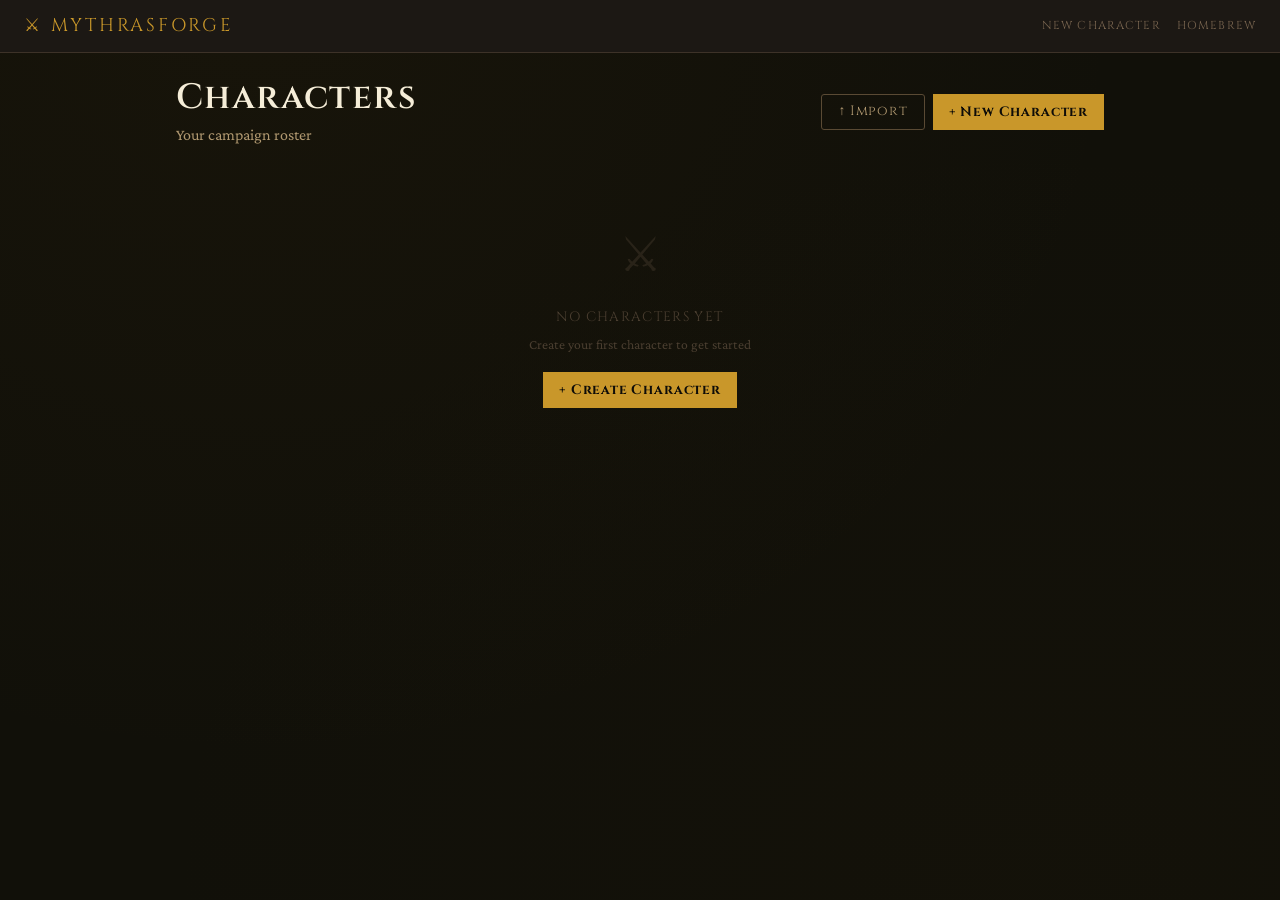
<file: index.html>
<!DOCTYPE html>
<html lang="en">
<head>
  <meta charset="UTF-8">
  <meta name="viewport" content="width=device-width, initial-scale=1.0">
  <title>MythrasForge</title>
  <link rel="stylesheet" href="css/base.css">
  <link rel="stylesheet" href="css/components.css">
  <link rel="stylesheet" href="css/sheet.css">
</head>
<body>

<nav class="app-nav">
  <span class="app-nav-brand">⚔ MythrasForge</span>
  <div class="app-nav-links">
    <a href="wizard.html">New Character</a>
    <a href="homebrew.html">Homebrew</a>
  </div>
</nav>

<main class="page">

  <div style="display:flex;align-items:center;justify-content:space-between;margin-bottom:var(--sp-6);">
    <div>
      <h1 style="font-size:var(--text-3xl);letter-spacing:0.04em;color:var(--text-bright);">Characters</h1>
      <p style="color:var(--text-secondary);margin-top:var(--sp-1);">Your campaign roster</p>
    </div>
    <div style="display:flex;gap:var(--sp-2);">
      <button class="btn btn-secondary" id="import-btn">↑ Import</button>
      <a href="wizard.html" class="btn btn-primary">+ New Character</a>
    </div>
  </div>

  <div id="char-grid" class="char-list-grid"></div>

  <div id="empty-state" class="empty-state hidden">
    <div class="empty-state-icon">⚔</div>
    <div class="empty-state-text">No characters yet</div>
    <p style="color:var(--text-dim);margin-top:var(--sp-2);font-size:var(--text-sm);">Create your first character to get started</p>
    <a href="wizard.html" class="btn btn-primary" style="margin-top:var(--sp-4);">+ Create Character</a>
  </div>

  <div id="storage-info" style="margin-top:var(--sp-8);text-align:center;font-size:var(--text-xs);color:var(--text-dim);font-family:var(--font-mono);"></div>
</main>

<!-- Context menu -->
<div id="context-menu" class="hidden" style="
  position:fixed; z-index:500;
  background:var(--bg-card); border:1px solid var(--border-heavy);
  border-radius:var(--radius-lg); padding:var(--sp-1); min-width:160px;
  box-shadow:var(--shadow-lg);
">
  <button class="context-item" data-action="open">Open Sheet</button>
  <button class="context-item" data-action="duplicate">Duplicate</button>
  <button class="context-item" data-action="export">Export JSON</button>
  <hr class="divider" style="margin:var(--sp-1) 0;">
  <button class="context-item danger" data-action="delete">Delete</button>
</div>

<!-- Import modal -->
<div id="import-modal" class="modal-backdrop hidden">
  <div class="modal">
    <h2 class="modal-title">Import Character</h2>
    <div class="form-group">
      <label class="form-label">JSON File</label>
      <input type="file" id="import-file" accept=".json" style="color:var(--text-primary);">
    </div>
    <p class="form-hint">A new ID will be assigned. The character's name will be marked "(imported)".</p>
    <div class="modal-actions">
      <button class="btn btn-secondary" id="import-cancel">Cancel</button>
      <button class="btn btn-primary" id="import-confirm">Import</button>
    </div>
  </div>
</div>

<!-- Delete confirm modal -->
<div id="delete-modal" class="modal-backdrop hidden">
  <div class="modal">
    <h2 class="modal-title">Delete Character?</h2>
    <p id="delete-modal-msg" style="color:var(--text-secondary);margin-bottom:var(--sp-4);"></p>
    <p style="color:var(--text-dim);font-size:var(--text-sm);">This cannot be undone. Export the character first if you want a backup.</p>
    <div class="modal-actions">
      <button class="btn btn-secondary" id="delete-cancel">Cancel</button>
      <button class="btn btn-danger" id="delete-confirm">Delete</button>
    </div>
  </div>
</div>

<div id="toast-container"></div>

<style>
.char-list-grid {
  display: grid;
  grid-template-columns: repeat(auto-fill, minmax(240px, 1fr));
  gap: var(--sp-4);
}
.char-card {
  background: var(--bg-card);
  border: 1px solid var(--border-mid);
  border-radius: var(--radius-lg);
  padding: var(--sp-5);
  cursor: pointer;
  transition: all 200ms ease;
  position: relative;
  text-decoration: none;
  display: block;
  animation: cardIn 300ms ease backwards;
}
.char-card:hover {
  border-color: var(--border-accent);
  background: var(--bg-hover);
  transform: translateY(-2px);
  box-shadow: var(--shadow);
}
.char-card-name {
  font-family: var(--font-display);
  font-size: var(--text-lg);
  color: var(--text-bright);
  margin-bottom: var(--sp-2);
  line-height: 1.2;
}
.char-card-identity {
  font-size: var(--text-sm);
  color: var(--text-secondary);
  margin-bottom: var(--sp-3);
}
.char-card-date {
  font-size: var(--text-xs);
  color: var(--text-dim);
  font-family: var(--font-mono);
}
.char-card-menu {
  position: absolute;
  top: var(--sp-3);
  right: var(--sp-3);
  opacity: 0;
  transition: opacity var(--transition);
}
.char-card:hover .char-card-menu { opacity: 1; }
.context-item {
  display: block; width: 100%;
  text-align: left;
  padding: var(--sp-2) var(--sp-3);
  background: transparent; border: none;
  color: var(--text-secondary);
  font-family: var(--font-body);
  font-size: var(--text-sm);
  border-radius: var(--radius);
  cursor: pointer;
  transition: all var(--transition);
}
.context-item:hover { background: var(--bg-hover); color: var(--text-primary); }
.context-item.danger { color: var(--red-bright); }
.context-item.danger:hover { background: rgba(160,48,40,0.15); }
@keyframes cardIn { from { opacity:0; transform: translateY(12px); } to { opacity:1; transform: none; } }
</style>

<script type="module">
import { Storage } from "./js/storage.js";

let contextTargetId = null;
let deleteTargetId  = null;

function relativeTime(iso) {
  const diff = Date.now() - new Date(iso).getTime();
  const m = Math.floor(diff / 60000);
  if (m < 1)   return "just now";
  if (m < 60)  return `${m}m ago`;
  const h = Math.floor(m / 60);
  if (h < 24)  return `${h}h ago`;
  const d = Math.floor(h / 24);
  if (d < 7)   return `${d}d ago`;
  return new Date(iso).toLocaleDateString();
}

function render() {
  const chars = Storage.listCharacters();
  const grid  = document.getElementById("char-grid");
  const empty = document.getElementById("empty-state");

  if (!chars.length) {
    grid.innerHTML = "";
    empty.classList.remove("hidden");
    return;
  }
  empty.classList.add("hidden");

  // Sort by most recently updated
  chars.sort((a, b) => new Date(b.updatedAt) - new Date(a.updatedAt));

  grid.innerHTML = chars.map((c, i) => `
    <div class="char-card" data-id="${c.id}" style="animation-delay:${i*40}ms"
         onclick="openSheet('${c.id}')">
      <button class="btn-icon char-card-menu" onclick="event.stopPropagation(); showMenu(event, '${c.id}')">⋮</button>
      <div class="char-card-name">${c.name || "Unnamed"}</div>
      <div class="char-card-identity">${[c.species, c.career].filter(Boolean).join(" · ") || "—"}</div>
      <div class="char-card-date">Updated ${relativeTime(c.updatedAt)}</div>
    </div>
  `).join("");

  document.getElementById("storage-info").textContent =
    `${chars.length} character${chars.length !== 1 ? "s" : ""} · ${Storage.storageUsedKB()} KB used`;
}

window.openSheet = function(id) {
  window.location.href = `sheet.html?id=${id}`;
};

window.showMenu = function(e, id) {
  contextTargetId = id;
  const menu = document.getElementById("context-menu");
  menu.classList.remove("hidden");
  const x = Math.min(e.clientX, window.innerWidth  - 180);
  const y = Math.min(e.clientY, window.innerHeight - 160);
  menu.style.left = x + "px";
  menu.style.top  = y + "px";
};

document.addEventListener("click", e => {
  const menu = document.getElementById("context-menu");
  if (!menu.contains(e.target)) menu.classList.add("hidden");
});

document.getElementById("context-menu").addEventListener("click", e => {
  const action = e.target.dataset.action;
  if (!action || !contextTargetId) return;
  document.getElementById("context-menu").classList.add("hidden");

  if (action === "open")      { window.location.href = `sheet.html?id=${contextTargetId}`; }
  if (action === "duplicate") { Storage.duplicateCharacter(contextTargetId); render(); }
  if (action === "export")    { Storage.exportCharacter(contextTargetId); }
  if (action === "delete")    {
    const chars = Storage.listCharacters();
    const c = chars.find(x => x.id === contextTargetId);
    deleteTargetId = contextTargetId;
    document.getElementById("delete-modal-msg").textContent =
      `Are you sure you want to delete "${c?.name || "this character"}"?`;
    document.getElementById("delete-modal").classList.remove("hidden");
  }
});

document.getElementById("delete-cancel").addEventListener("click",  () => document.getElementById("delete-modal").classList.add("hidden"));
document.getElementById("delete-confirm").addEventListener("click", () => {
  if (deleteTargetId) { Storage.deleteCharacter(deleteTargetId); deleteTargetId = null; }
  document.getElementById("delete-modal").classList.add("hidden");
  render();
});

// Import
document.getElementById("import-btn").addEventListener("click", () => document.getElementById("import-modal").classList.remove("hidden"));
document.getElementById("import-cancel").addEventListener("click", () => document.getElementById("import-modal").classList.add("hidden"));
document.getElementById("import-confirm").addEventListener("click", () => {
  const file = document.getElementById("import-file").files[0];
  if (!file) return;
  const reader = new FileReader();
  reader.onload = e => {
    try {
      const char = Storage.importCharacter(e.target.result);
      document.getElementById("import-modal").classList.add("hidden");
      render();
      window.location.href = `sheet.html?id=${char.id}`;
    } catch (err) {
      alert("Import failed: " + err.message);
    }
  };
  reader.readAsText(file);
});

render();
</script>
</body>
</html>
</file>
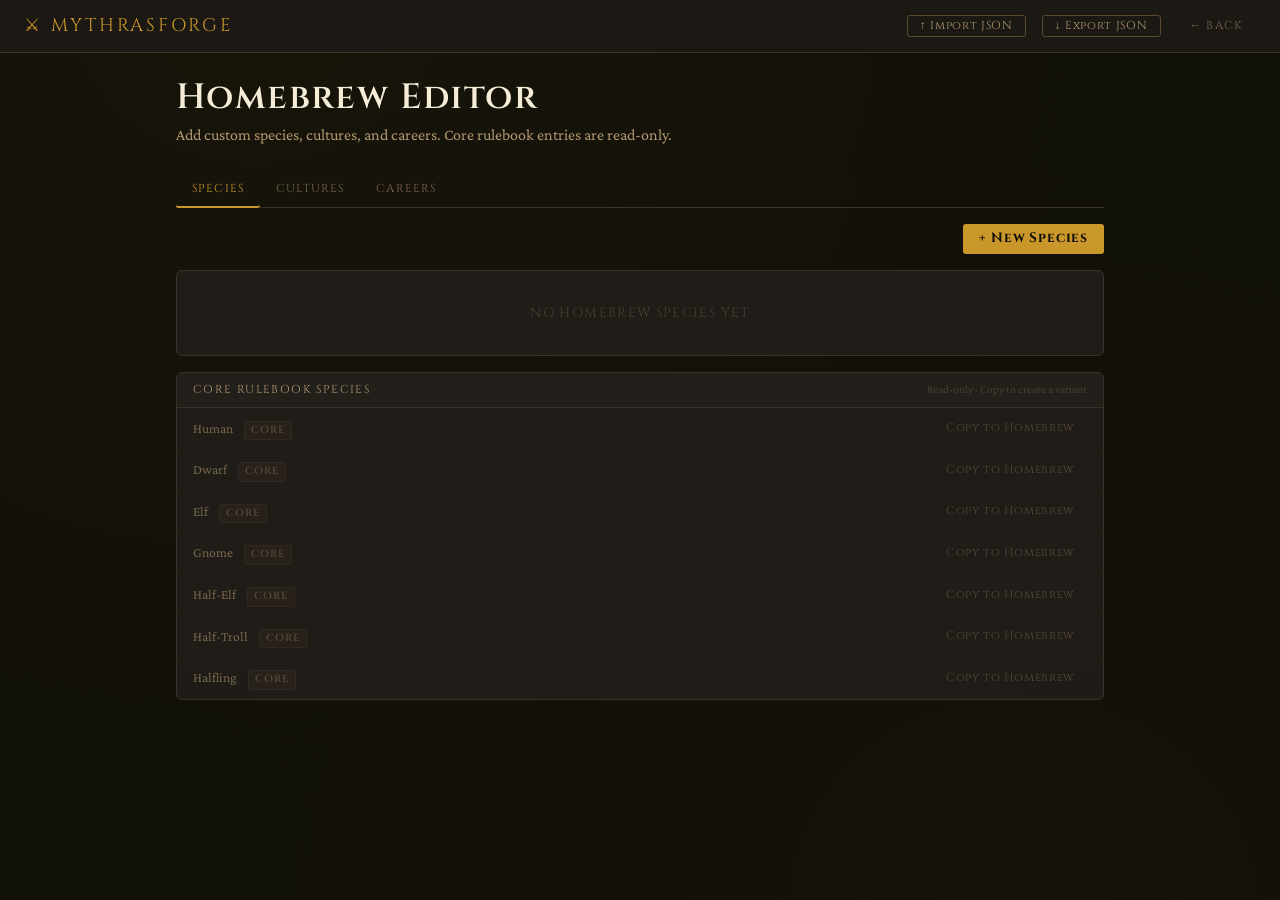
<file: homebrew.html>
<!DOCTYPE html>
<html lang="en">
<head>
  <meta charset="UTF-8">
  <meta name="viewport" content="width=device-width, initial-scale=1.0">
  <title>MythrasForge — Homebrew Editor</title>
  <link rel="stylesheet" href="css/base.css">
  <link rel="stylesheet" href="css/components.css">
  <link rel="stylesheet" href="css/sheet.css">
</head>
<body>

<nav class="app-nav">
  <a href="index.html" class="app-nav-brand" style="text-decoration:none;">⚔ MythrasForge</a>
  <div class="app-nav-links">
    <button class="btn btn-secondary btn-sm" id="import-btn">↑ Import JSON</button>
    <button class="btn btn-secondary btn-sm" id="export-btn">↓ Export JSON</button>
    <a href="index.html" class="btn btn-ghost btn-sm">← Back</a>
  </div>
</nav>

<main class="page">
  <div style="margin-bottom:var(--sp-6);">
    <h1 style="font-size:var(--text-3xl);letter-spacing:0.04em;color:var(--text-bright);">Homebrew Editor</h1>
    <p style="color:var(--text-secondary);margin-top:var(--sp-1);">Add custom species, cultures, and careers. Core rulebook entries are read-only.</p>
  </div>

  <div class="homebrew-tab-bar">
    <button class="homebrew-tab active" data-tab="species">Species</button>
    <button class="homebrew-tab" data-tab="cultures">Cultures</button>
    <button class="homebrew-tab" data-tab="careers">Careers</button>
  </div>

  <!-- SPECIES -->
  <div class="hb-panel active" data-tab="species">
    <div style="display:flex;justify-content:flex-end;margin-bottom:var(--sp-4);">
      <button class="btn btn-primary" id="add-species-btn">+ New Species</button>
    </div>
    <div class="card" id="homebrew-species-list"></div>
    <div class="card" style="margin-top:var(--sp-4);">
      <div class="card-header"><span class="card-title">Core Rulebook Species</span><span class="text-dim" style="font-size:var(--text-xs)">Read-only · Copy to create a variant</span></div>
      <div id="core-species-list"></div>
    </div>
  </div>

  <!-- CULTURES -->
  <div class="hb-panel hidden" data-tab="cultures">
    <div style="display:flex;justify-content:flex-end;margin-bottom:var(--sp-4);">
      <button class="btn btn-primary" id="add-culture-btn">+ New Culture</button>
    </div>
    <div class="card" id="homebrew-culture-list"></div>
    <div class="card" style="margin-top:var(--sp-4);">
      <div class="card-header"><span class="card-title">Core Rulebook Cultures</span><span class="text-dim" style="font-size:var(--text-xs)">Read-only · Copy to create a variant</span></div>
      <div id="core-culture-list"></div>
    </div>
  </div>

  <!-- CAREERS -->
  <div class="hb-panel hidden" data-tab="careers">
    <div style="display:flex;justify-content:flex-end;margin-bottom:var(--sp-4);">
      <button class="btn btn-primary" id="add-career-btn">+ New Career</button>
    </div>
    <div class="card" id="homebrew-career-list"></div>
    <div class="card" style="margin-top:var(--sp-4);">
      <div class="card-header"><span class="card-title">Core Rulebook Careers</span><span class="text-dim" style="font-size:var(--text-xs)">Read-only · Copy to create a variant</span></div>
      <div id="core-career-list"></div>
    </div>
  </div>
</main>

<!-- ── SPECIES MODAL ── -->
<div id="species-modal" class="modal-backdrop hidden">
  <div class="modal" style="max-width:700px;max-height:90vh;overflow-y:auto;">
    <h2 class="modal-title" id="species-modal-title">New Species</h2>
    <div class="two-col">
      <div class="form-group" style="grid-column:1/-1"><label class="form-label">Name *</label><input type="text" id="sp-name"></div>
      <div class="form-group" style="grid-column:1/-1"><label class="form-label">Description</label><textarea id="sp-desc" rows="2"></textarea></div>
      <div class="form-group"><label class="form-label">Movement Rate</label><input type="number" id="sp-move" value="6" min="1" max="20" style="max-width:6rem;"></div>
    </div>
    <div class="form-group">
      <label class="form-label">Characteristics (NdM+bonus)</label>
      <div id="sp-char-grid" style="display:grid;grid-template-columns:repeat(7,1fr);gap:var(--sp-2);margin-top:var(--sp-2);"></div>
    </div>
    <div class="form-group">
      <label class="form-label">Special Traits</label>
      <div id="sp-traits-list"></div>
      <button class="add-row-btn" onclick="window._addTrait()">+ Add Trait</button>
    </div>
    <div class="modal-actions">
      <button class="btn btn-danger btn-sm" id="sp-delete" style="margin-right:auto;">Delete</button>
      <button class="btn btn-secondary" id="sp-cancel">Cancel</button>
      <button class="btn btn-primary" id="sp-save">Save Species</button>
    </div>
  </div>
</div>

<!-- ── CULTURE MODAL ── -->
<div id="culture-modal" class="modal-backdrop hidden">
  <div class="modal" style="max-width:700px;max-height:90vh;overflow-y:auto;">
    <h2 class="modal-title" id="culture-modal-title">New Culture</h2>
    <div class="two-col">
      <div class="form-group" style="grid-column:1/-1"><label class="form-label">Name *</label><input type="text" id="cu-name"></div>
      <div class="form-group" style="grid-column:1/-1"><label class="form-label">Description</label><textarea id="cu-desc" rows="2"></textarea></div>
    </div>
    <div class="form-group">
      <label class="form-label">Standard Skill Bonuses</label>
      <div id="cu-skill-list"></div>
      <button class="add-row-btn" onclick="window._addCultureSkill()">+ Add Skill Bonus</button>
    </div>
    <div class="form-group">
      <label class="form-label">Starting Combat Style</label>
      <div class="two-col">
        <div><label class="form-label">Style Name</label><input type="text" id="cu-cs-name" placeholder="e.g. Barbarian Warrior"></div>
        <div><label class="form-label">Bonus Points</label><input type="number" id="cu-cs-bonus" value="10" min="0" max="50" style="max-width:6rem;"></div>
        <div style="grid-column:1/-1"><label class="form-label">Weapons (comma-separated)</label><input type="text" id="cu-cs-weapons" placeholder="Sword, Shield, Spear"></div>
      </div>
    </div>
    <div class="form-group">
      <label class="form-label">Professional Skill Choices</label>
      <div class="two-col" style="margin-bottom:var(--sp-2);">
        <div><label class="form-label">Available Skills (comma-separated)</label><input type="text" id="cu-prof-choices" placeholder="Survival, Track, Navigate"></div>
        <div><label class="form-label">Player Picks N</label><input type="number" id="cu-prof-count" value="2" min="0" max="10" style="max-width:6rem;"></div>
      </div>
    </div>
    <div class="modal-actions">
      <button class="btn btn-danger btn-sm" id="cu-delete" style="margin-right:auto;">Delete</button>
      <button class="btn btn-secondary" id="cu-cancel">Cancel</button>
      <button class="btn btn-primary" id="cu-save">Save Culture</button>
    </div>
  </div>
</div>

<!-- ── CAREER MODAL ── -->
<div id="career-modal" class="modal-backdrop hidden">
  <div class="modal" style="max-width:700px;max-height:90vh;overflow-y:auto;">
    <h2 class="modal-title" id="career-modal-title">New Career</h2>
    <div class="two-col">
      <div class="form-group" style="grid-column:1/-1"><label class="form-label">Name *</label><input type="text" id="ca-name"></div>
      <div class="form-group" style="grid-column:1/-1"><label class="form-label">Description</label><textarea id="ca-desc" rows="2"></textarea></div>
      <div class="form-group"><label class="form-label">Career Skill Points</label><input type="number" id="ca-points" value="60" min="20" max="120" style="max-width:6rem;"></div>
    </div>
    <div class="form-group">
      <label class="form-label">Standard Skill Bonuses</label>
      <div id="ca-std-skill-list"></div>
      <button class="add-row-btn" onclick="window._addCareerStdSkill()">+ Add Standard Skill Bonus</button>
    </div>
    <div class="form-group">
      <label class="form-label">Professional Skills</label>
      <div id="ca-prof-list"></div>
      <button class="add-row-btn" onclick="window._addCareerProf()">+ Add Professional Skill</button>
    </div>
    <div class="form-group">
      <label class="form-label">Starting Equipment</label>
      <div id="ca-equip-list"></div>
      <button class="add-row-btn" onclick="window._addCareerEquip()">+ Add Equipment</button>
    </div>
    <div class="form-group">
      <label class="form-label">Suggested Magic Systems</label>
      <div style="display:flex;gap:var(--sp-4);flex-wrap:wrap;margin-top:var(--sp-2);">
        ${["folkMagic","theism","sorcery","animism","mysticism"].map(s=>`<label class="shaping-item"><input type="checkbox" id="ca-magic-${s}" value="${s}"><span class="shaping-label">${s}</span></label>`).join("")}
      </div>
    </div>
    <div class="modal-actions">
      <button class="btn btn-danger btn-sm" id="ca-delete" style="margin-right:auto;">Delete</button>
      <button class="btn btn-secondary" id="ca-cancel">Cancel</button>
      <button class="btn btn-primary" id="ca-save">Save Career</button>
    </div>
  </div>
</div>

<!-- Import modal -->
<div id="import-modal" class="modal-backdrop hidden">
  <div class="modal">
    <h2 class="modal-title">Import Homebrew</h2>
    <div class="form-group">
      <label class="form-label">Homebrew JSON File</label>
      <input type="file" id="import-file" accept=".json" style="color:var(--text-primary);">
    </div>
    <p class="form-hint">Existing homebrew entries with matching IDs will be overwritten. New entries will be added.</p>
    <div class="modal-actions">
      <button class="btn btn-secondary" id="import-cancel">Cancel</button>
      <button class="btn btn-primary" id="import-confirm">Import</button>
    </div>
  </div>
</div>

<div id="toast-container"></div>

<style>
.hb-panel.hidden { display: none; }
.hb-panel.active { display: block; }

.skill-row-input {
  display: grid;
  grid-template-columns: 1fr auto auto;
  align-items: center;
  gap: var(--sp-2);
  padding: var(--sp-2) 0;
  border-bottom: 1px solid var(--border-light);
}
.skill-row-input:last-child { border-bottom: none; }

.prof-row-input {
  display: grid;
  grid-template-columns: 1fr auto auto auto;
  align-items: center;
  gap: var(--sp-2);
  padding: var(--sp-2) 0;
  border-bottom: 1px solid var(--border-light);
}

.char-dice-input {
  display: flex;
  flex-direction: column;
  align-items: center;
  gap: 3px;
}
.char-dice-label {
  font-family: var(--font-display);
  font-size: 0.65rem;
  letter-spacing: 0.1em;
  text-transform: uppercase;
  color: var(--text-label);
}
.char-dice-field {
  width: 100%;
  text-align: center;
  font-family: var(--font-mono);
  font-size: var(--text-sm);
  padding: 3px 4px;
}
</style>

<script type="module" src="js/homebrew.js"></script>
</body>
</html>
</file>
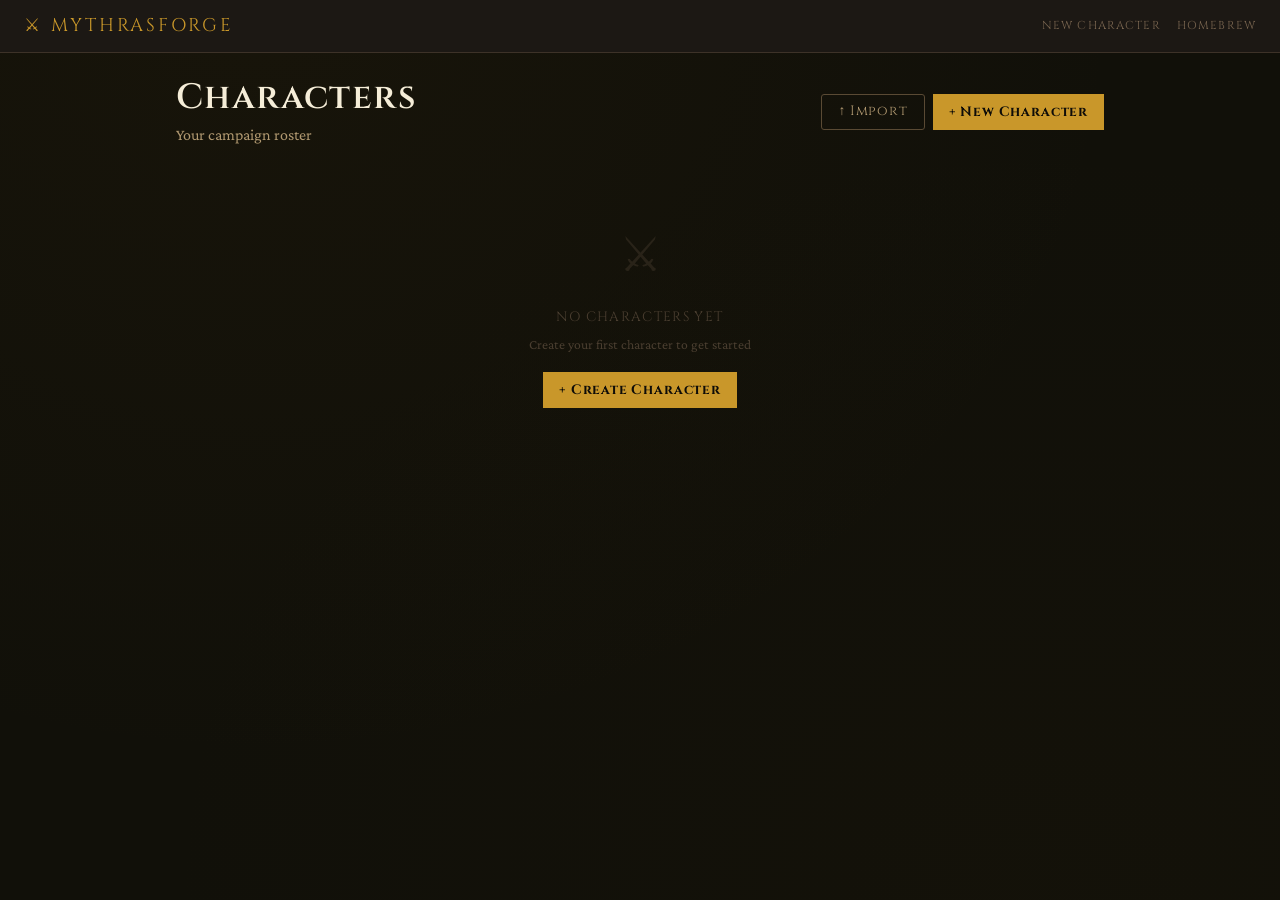
<file: sheet.html>
<!DOCTYPE html>
<html lang="en">
<head>
  <meta charset="UTF-8">
  <meta name="viewport" content="width=device-width, initial-scale=1.0">
  <meta name="beyond20:sheet" content="MythrasForge">
  <title>MythrasForge — Sheet</title>
  <link rel="stylesheet" href="css/base.css">
  <link rel="stylesheet" href="css/components.css">
  <link rel="stylesheet" href="css/sheet.css">
</head>
<body class="sheet-page">

<nav class="app-nav">
  <a href="index.html" class="app-nav-brand" style="text-decoration:none;">⚔ MythrasForge</a>
  <div class="app-nav-links">
    <span id="save-status" class="save-status">—</span>
    <div class="b20-indicator" id="b20-indicator">
      <span class="b20-dot"></span>
      <span class="b20-text">B20</span>
    </div>
    <button class="btn btn-secondary btn-sm" id="export-btn">↓ Export</button>
    <a href="index.html" class="btn btn-ghost btn-sm">← Back</a>
  </div>
</nav>

<div id="sheet-header" class="sheet-header">
  <div>
    <div id="sheet-name" class="sheet-name" contenteditable="true" spellcheck="false">Loading…</div>
    <div id="sheet-subtitle" class="sheet-subtitle"></div>
  </div>
</div>

<nav class="sheet-tabs" role="tablist" id="sheet-tabs">
  <button class="sheet-tab" role="tab" aria-selected="true"  data-tab="identity">Identity</button>
  <button class="sheet-tab" role="tab" aria-selected="false" data-tab="chars">Characteristics</button>
  <button class="sheet-tab" role="tab" aria-selected="false" data-tab="skills">Skills</button>
  <button class="sheet-tab" role="tab" aria-selected="false" data-tab="combat">Combat</button>
  <button class="sheet-tab" role="tab" aria-selected="false" data-tab="magic">Magic</button>
  <button class="sheet-tab" role="tab" aria-selected="false" data-tab="gear">Gear</button>
  <button class="sheet-tab" role="tab" aria-selected="false" data-tab="notes">Notes</button>
</nav>

<main class="sheet-content">

<!-- IDENTITY TAB -->
<div class="tab-panel active" data-tab="identity">
  <div class="tab-panel-inner">
    <div class="card">
      <div class="card-header"><span class="card-title">Identity</span></div>
      <div class="card-body">
        <div class="identity-grid">
          <div class="form-group"><label class="form-label">Name</label><input type="text" data-field="identity.name" id="field-name"></div>
          <div class="form-group"><label class="form-label">Species</label><input type="text" data-field="identity.species"></div>
          <div class="form-group"><label class="form-label">Culture</label><input type="text" data-field="identity.culture"></div>
          <div class="form-group"><label class="form-label">Career</label><input type="text" data-field="identity.career"></div>
          <div class="form-group"><label class="form-label">Rank / Title</label><input type="text" data-field="identity.rank"></div>
          <div class="form-group"><label class="form-label">Age</label><input type="number" data-field="identity.age" min="0" max="999"></div>
          <div class="form-group"><label class="form-label">Gender / Pronouns</label><input type="text" data-field="identity.gender"></div>
          <div class="form-group"><label class="form-label">Deity</label><input type="text" data-field="identity.deity"></div>
          <div class="form-group"><label class="form-label">Cult</label><input type="text" data-field="identity.cult"></div>
          <div class="form-group"><label class="form-label">Height</label><input type="text" data-field="identity.height"></div>
          <div class="form-group"><label class="form-label">Weight</label><input type="text" data-field="identity.weight"></div>
          <div class="form-group"><label class="form-label">Hair</label><input type="text" data-field="identity.hair"></div>
          <div class="form-group"><label class="form-label">Eyes</label><input type="text" data-field="identity.eyes"></div>
          <div class="form-group span-2"><label class="form-label">Distinguishing Marks</label><input type="text" data-field="identity.distinguishingMarks"></div>
          <div class="form-group span-2"><label class="form-label">Background</label><textarea data-field="identity.background" rows="4"></textarea></div>
        </div>
      </div>
    </div>

    <div class="card">
      <div class="card-header"><span class="card-title">Passions</span><button class="btn btn-ghost btn-sm" id="add-passion">+ Add Passion</button></div>
      <ul class="skill-list" id="passion-list"></ul>
    </div>
  </div>
</div>

<!-- CHARACTERISTICS TAB -->
<div class="tab-panel" data-tab="chars">
  <div class="tab-panel-inner">
    <div class="card">
      <div class="card-header"><span class="card-title">Characteristics</span><span class="text-dim" style="font-size:var(--text-xs)">Click value to edit · Click die to roll ×5</span></div>
      <div class="card-body">
        <div class="char-grid" id="char-grid"></div>
      </div>
    </div>
    <div class="card">
      <div class="card-header"><span class="card-title">Derived Attributes</span></div>
      <div class="card-body">
        <div class="attr-grid" id="attr-grid"></div>
      </div>
    </div>
    <div class="card">
      <div class="card-header"><span class="card-title">Attribute Modifiers</span><span class="text-dim" style="font-size:var(--text-xs)">Temporary bonuses/penalties</span></div>
      <div class="card-body">
        <div class="two-col">
          <div class="form-group"><label class="form-label">Action Points +/−</label><input type="number" data-field="attributes.modifiers.actionPoints" style="max-width:8rem;"></div>
          <div class="form-group"><label class="form-label">Hit Points +/−</label><input type="number" data-field="attributes.modifiers.hitPoints" style="max-width:8rem;"></div>
          <div class="form-group"><label class="form-label">Magic Points +/−</label><input type="number" data-field="attributes.modifiers.magicPoints" style="max-width:8rem;"></div>
          <div class="form-group"><label class="form-label">Luck Points +/−</label><input type="number" data-field="attributes.modifiers.luckPoints" style="max-width:8rem;"></div>
          <div class="form-group"><label class="form-label">Movement +/−</label><input type="number" data-field="attributes.modifiers.movementRate" style="max-width:8rem;"></div>
        </div>
      </div>
    </div>
  </div>
</div>

<!-- SKILLS TAB -->
<div class="tab-panel" data-tab="skills">
  <div class="tab-panel-inner">
    <div class="skills-columns">
      <div class="card">
        <div class="card-header"><span class="card-title">Standard Skills</span><span class="text-dim" style="font-size:var(--text-xs)">Bonus pts</span></div>
        <ul class="skill-list" id="standard-skill-list"></ul>
      </div>
      <div class="card">
        <div class="card-header"><span class="card-title">Professional Skills</span><button class="btn btn-ghost btn-sm" id="add-prof-skill">+ Add</button></div>
        <ul class="skill-list" id="prof-skill-list"></ul>
      </div>
    </div>
  </div>
</div>

<!-- COMBAT TAB -->
<div class="tab-panel" data-tab="combat">
  <div class="tab-panel-inner">
    <div class="card">
      <div class="card-header"><span class="card-title">Combat Styles</span><button class="btn btn-ghost btn-sm" id="add-combat-style">+ Add Style</button></div>
      <div id="combat-style-list"></div>
    </div>
    <div class="card">
      <div class="card-header"><span class="card-title">Weapons</span><button class="btn btn-ghost btn-sm" id="add-weapon">+ Add Weapon</button></div>
      <div id="weapon-list"></div>
    </div>
    <div class="two-col">
      <div class="card">
        <div class="card-header"><span class="card-title">Hit Locations</span></div>
        <div class="card-body">
          <div id="hit-location-list"></div>
        </div>
      </div>
      <div class="card">
        <div class="card-header"><span class="card-title">Armor</span><button class="btn btn-ghost btn-sm" id="add-armor">+ Add Armor</button></div>
        <div id="armor-list"></div>
      </div>
    </div>
  </div>
</div>

<!-- MAGIC TAB -->
<div class="tab-panel" data-tab="magic">
  <div class="tab-panel-inner">
    <div class="magic-systems" id="magic-system-btns"></div>
    <div id="magic-panels"></div>
  </div>
</div>

<!-- GEAR TAB -->
<div class="tab-panel" data-tab="gear">
  <div class="tab-panel-inner">
    <div class="card">
      <div class="card-header"><span class="card-title">Equipment</span><button class="btn btn-ghost btn-sm" id="add-equipment">+ Add Item</button></div>
      <div id="equipment-list"></div>
    </div>
    <div class="card">
      <div class="card-header"><span class="card-title">Currency</span></div>
      <div class="card-body">
        <div class="currency-grid">
          <div class="currency-block"><span class="currency-label" style="color:var(--gold)">Gold</span><input type="number" class="currency-input" data-field="currency.gold" min="0"></div>
          <div class="currency-block"><span class="currency-label" style="color:#aaa">Silver</span><input type="number" class="currency-input" data-field="currency.silver" min="0"></div>
          <div class="currency-block"><span class="currency-label" style="color:#c87837">Copper</span><input type="number" class="currency-input" data-field="currency.copper" min="0"></div>
          <div class="currency-block"><span class="currency-label">Other</span><input type="text" class="currency-input" data-field="currency.custom" style="font-size:var(--text-base);"></div>
        </div>
      </div>
    </div>
  </div>
</div>

<!-- NOTES TAB -->
<div class="tab-panel" data-tab="notes">
  <div class="tab-panel-inner">
    <div class="card">
      <div class="card-header"><span class="card-title">Notes</span></div>
      <div class="card-body">
        <textarea data-field="notes" rows="20" placeholder="Campaign notes, background details, NPC relationships…" style="min-height:400px;font-size:var(--text-base);line-height:1.6;"></textarea>
      </div>
    </div>
  </div>
</div>

</main>

<footer class="sheet-footer">
  <div class="footer-stat">
    <span>ENC</span>
    <span class="footer-stat-val" id="enc-val">0</span>
    <span class="text-dim">/</span>
    <span class="footer-stat-val" id="enc-limit">—</span>
    <div class="enc-bar"><div class="enc-bar-fill" id="enc-bar-fill" style="width:0%"></div></div>
  </div>
  <div class="footer-stat">
    <span>AP</span>
    <span class="footer-stat-val" id="footer-ap">—</span>
  </div>
  <div class="footer-stat">
    <span>MP</span>
    <span class="footer-stat-val" id="footer-mp">—</span>
  </div>
  <div class="footer-stat">
    <span>Luck</span>
    <span class="footer-stat-val" id="footer-luck">—</span>
  </div>
</footer>

<div id="toast-container"></div>

<!-- Generic item modal -->
<div id="item-modal" class="modal-backdrop hidden">
  <div class="modal" style="max-width:600px;">
    <h2 class="modal-title" id="item-modal-title">Edit</h2>
    <div id="item-modal-body"></div>
    <div class="modal-actions">
      <button class="btn btn-danger btn-sm" id="item-modal-delete" style="margin-right:auto;">Delete</button>
      <button class="btn btn-secondary" id="item-modal-cancel">Cancel</button>
      <button class="btn btn-primary" id="item-modal-save">Save</button>
    </div>
  </div>
</div>

<script type="module" src="js/sheet.js"></script>
</body>
</html>
</file>
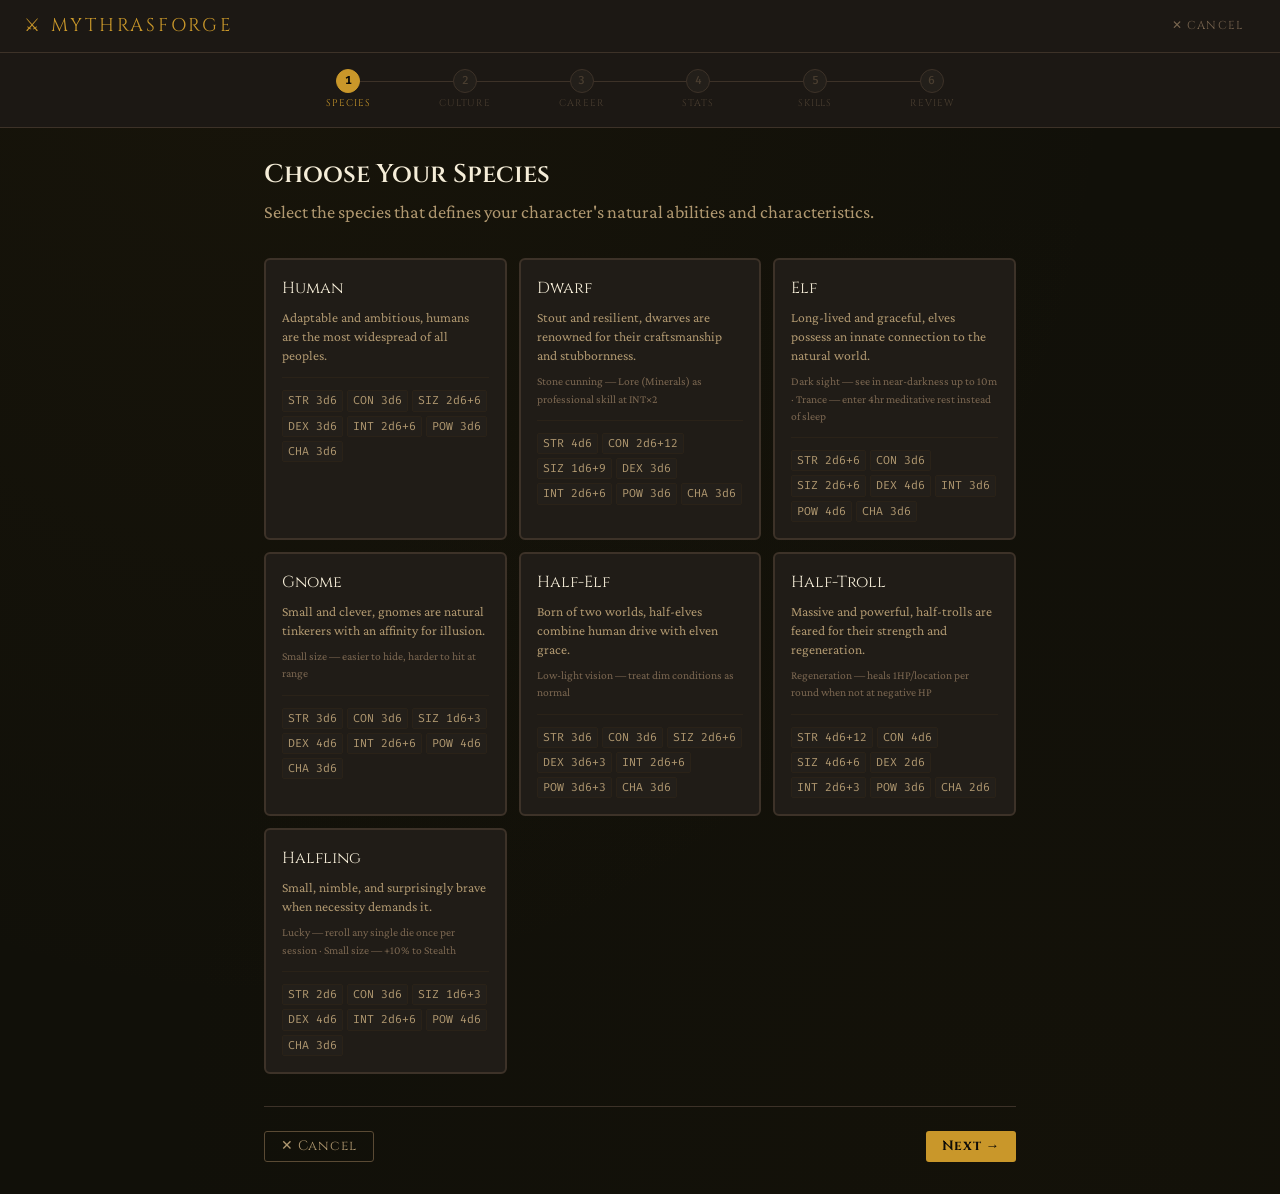
<file: wizard.html>
<!DOCTYPE html>
<html lang="en">
<head>
  <meta charset="UTF-8">
  <meta name="viewport" content="width=device-width, initial-scale=1.0">
  <title>MythrasForge — New Character</title>
  <link rel="stylesheet" href="css/base.css">
  <link rel="stylesheet" href="css/components.css">
  <link rel="stylesheet" href="css/sheet.css">
</head>
<body>
<nav class="app-nav">
  <a href="index.html" class="app-nav-brand" style="text-decoration:none;">⚔ MythrasForge</a>
  <div class="app-nav-links"><a href="index.html" class="btn btn-ghost btn-sm">✕ Cancel</a></div>
</nav>

<div class="wizard-layout">
  <!-- Progress -->
  <div class="wizard-progress">
    <div class="wizard-steps" id="wizard-steps"></div>
  </div>

  <!-- Body -->
  <div class="wizard-body">
    <div id="step-content"></div>
    <div class="wizard-actions">
      <button class="btn btn-secondary" id="back-btn">← Back</button>
      <button class="btn btn-primary"   id="next-btn">Next →</button>
    </div>
  </div>
</div>

<div id="toast-container"></div>

<script type="module" src="js/wizard.js"></script>
</body>
</html>
</file>
<file: css/base.css>
@import url('https://fonts.googleapis.com/css2?family=Cinzel:wght@400;600;700&family=Crimson+Pro:ital,wght@0,300;0,400;0,600;1,400&family=Fira+Code:wght@400;500&display=swap');

*, *::before, *::after { box-sizing: border-box; margin: 0; padding: 0; }

:root {
  /* Backgrounds */
  --bg-page:        #111009;
  --bg-sheet:       #1c1814;
  --bg-section:     #231f1a;
  --bg-input:       #191511;
  --bg-card:        #201c17;
  --bg-hover:       #2a2420;
  --bg-overlay:     rgba(10,8,5,0.85);

  /* Borders */
  --border-heavy:   #5a4a34;
  --border-mid:     #3d3228;
  --border-light:   #2a2218;
  --border-accent:  #8a6c3a;

  /* Text */
  --text-primary:   #e8dfc4;
  --text-secondary: #b09870;
  --text-label:     #7a6650;
  --text-dim:       #4a3e30;
  --text-bright:    #f5edd8;

  /* Accents */
  --gold:           #c9972a;
  --gold-bright:    #e8b840;
  --gold-dim:       #7a5c1a;
  --red:            #a03028;
  --red-bright:     #c84030;
  --green:          #3d7a45;
  --green-bright:   #52a05e;
  --blue:           #2e5a8a;
  --blue-bright:    #4a7ab0;

  /* Roll states */
  --roll-critical:  #f5c842;
  --roll-success:   #6aaf6a;
  --roll-failure:   #c05050;
  --roll-fumble:    #8a1010;

  /* Typography */
  --font-display: 'Cinzel', 'Georgia', serif;
  --font-body:    'Crimson Pro', 'Georgia', serif;
  --font-mono:    'Fira Code', 'Courier New', monospace;

  /* Sizes */
  --text-xs:   0.72rem;
  --text-sm:   0.85rem;
  --text-base: 1rem;
  --text-lg:   1.15rem;
  --text-xl:   1.3rem;
  --text-2xl:  1.6rem;
  --text-3xl:  2.2rem;

  /* Spacing */
  --sp-1: 0.25rem;
  --sp-2: 0.5rem;
  --sp-3: 0.75rem;
  --sp-4: 1rem;
  --sp-6: 1.5rem;
  --sp-8: 2rem;
  --sp-12: 3rem;

  /* Misc */
  --radius: 3px;
  --radius-lg: 6px;
  --shadow: 0 2px 12px rgba(0,0,0,0.5);
  --shadow-lg: 0 4px 24px rgba(0,0,0,0.7);
  --transition: 150ms ease;
}

html { font-size: 16px; }

body {
  font-family: var(--font-body);
  font-size: var(--text-base);
  color: var(--text-primary);
  background: var(--bg-page);
  line-height: 1.5;
  min-height: 100vh;
  /* subtle texture */
  background-image:
    radial-gradient(ellipse at 20% 0%, rgba(100,70,20,0.08) 0%, transparent 60%),
    radial-gradient(ellipse at 80% 100%, rgba(60,40,10,0.06) 0%, transparent 60%);
}

/* Scrollbar */
::-webkit-scrollbar { width: 6px; height: 6px; }
::-webkit-scrollbar-track { background: var(--bg-page); }
::-webkit-scrollbar-thumb { background: var(--border-heavy); border-radius: 3px; }
::-webkit-scrollbar-thumb:hover { background: var(--border-accent); }

/* Selection */
::selection { background: rgba(201,151,42,0.3); color: var(--text-bright); }

/* Focus */
:focus-visible {
  outline: 2px solid var(--gold);
  outline-offset: 2px;
}

/* Links */
a { color: var(--gold); text-decoration: none; }
a:hover { color: var(--gold-bright); }

/* Headings */
h1, h2, h3, h4 {
  font-family: var(--font-display);
  font-weight: 600;
  line-height: 1.2;
  color: var(--text-bright);
}

/* Inputs */
input, textarea, select {
  font-family: var(--font-body);
  font-size: var(--text-base);
  color: var(--text-primary);
  background: var(--bg-input);
  border: 1px solid var(--border-mid);
  border-radius: var(--radius);
  padding: var(--sp-2) var(--sp-3);
  width: 100%;
  transition: border-color var(--transition), background var(--transition);
}
input:focus, textarea:focus, select:focus {
  outline: none;
  border-color: var(--gold);
  background: var(--bg-sheet);
}
input[type="number"] { -moz-appearance: textfield; }
input[type="number"]::-webkit-outer-spin-button,
input[type="number"]::-webkit-inner-spin-button { -webkit-appearance: none; }
select option { background: var(--bg-sheet); }
textarea { resize: vertical; min-height: 80px; }

/* Buttons */
button {
  font-family: var(--font-body);
  font-size: var(--text-base);
  cursor: pointer;
  border: none;
  border-radius: var(--radius);
  transition: all var(--transition);
  line-height: 1;
}

.btn {
  display: inline-flex;
  align-items: center;
  gap: var(--sp-2);
  padding: var(--sp-2) var(--sp-4);
  font-family: var(--font-display);
  font-size: var(--text-sm);
  letter-spacing: 0.06em;
}
.btn-primary {
  background: var(--gold);
  color: #0e0c08;
  font-weight: 700;
}
.btn-primary:hover { background: var(--gold-bright); transform: translateY(-1px); box-shadow: 0 3px 12px rgba(201,151,42,0.4); }
.btn-secondary {
  background: transparent;
  color: var(--text-secondary);
  border: 1px solid var(--border-heavy);
}
.btn-secondary:hover { border-color: var(--gold); color: var(--gold); background: rgba(201,151,42,0.05); }
.btn-danger {
  background: transparent;
  color: var(--red);
  border: 1px solid var(--red);
}
.btn-danger:hover { background: rgba(160,48,40,0.15); }
.btn-ghost {
  background: transparent;
  color: var(--text-label);
  border: 1px solid transparent;
  padding: var(--sp-1) var(--sp-2);
  font-size: var(--text-sm);
}
.btn-ghost:hover { color: var(--text-primary); border-color: var(--border-mid); }
.btn-icon {
  background: transparent;
  color: var(--text-dim);
  border: none;
  padding: var(--sp-1);
  font-size: var(--text-lg);
  line-height: 1;
  display: inline-flex;
  align-items: center;
  justify-content: center;
}
.btn-icon:hover { color: var(--gold); }
.btn-sm { padding: var(--sp-1) var(--sp-3); font-size: var(--text-xs); }

/* Utils */
.sr-only { position: absolute; width:1px; height:1px; overflow:hidden; clip:rect(0,0,0,0); }
.text-gold { color: var(--gold); }
.text-red  { color: var(--red-bright); }
.text-green { color: var(--green-bright); }
.text-dim  { color: var(--text-dim); }
.text-label { color: var(--text-label); }
.text-mono { font-family: var(--font-mono); }
.text-display { font-family: var(--font-display); }
.text-center { text-align: center; }
.font-bold { font-weight: 600; }
.hidden { display: none !important; }
.flex { display: flex; }
.flex-col { display: flex; flex-direction: column; }
.items-center { align-items: center; }
.justify-between { justify-content: space-between; }
.gap-1 { gap: var(--sp-1); }
.gap-2 { gap: var(--sp-2); }
.gap-3 { gap: var(--sp-3); }
.gap-4 { gap: var(--sp-4); }
.w-full { width: 100%; }
.mt-2 { margin-top: var(--sp-2); }
.mt-4 { margin-top: var(--sp-4); }
.mb-2 { margin-bottom: var(--sp-2); }
.mb-4 { margin-bottom: var(--sp-4); }

/* Divider */
.divider {
  border: none;
  border-top: 1px solid var(--border-mid);
  margin: var(--sp-4) 0;
}

/* Badge */
.badge {
  display: inline-block;
  font-family: var(--font-display);
  font-size: 0.65rem;
  letter-spacing: 0.08em;
  text-transform: uppercase;
  padding: 1px 6px;
  border-radius: 2px;
  font-weight: 600;
}
.badge-gold { background: rgba(201,151,42,0.2); color: var(--gold); border: 1px solid var(--gold-dim); }
.badge-red  { background: rgba(160,48,40,0.2); color: var(--red-bright); border: 1px solid var(--red); }
.badge-blue { background: rgba(46,90,138,0.2); color: var(--blue-bright); border: 1px solid var(--blue); }
.badge-dim  { background: rgba(90,74,52,0.2); color: var(--text-label); border: 1px solid var(--border-mid); }

/* Toast container */
#toast-container {
  position: fixed;
  bottom: var(--sp-6);
  right: var(--sp-6);
  z-index: 9999;
  display: flex;
  flex-direction: column;
  gap: var(--sp-2);
  pointer-events: none;
}

.toast {
  background: var(--bg-card);
  border: 1px solid var(--border-heavy);
  border-radius: var(--radius-lg);
  padding: var(--sp-3) var(--sp-4);
  min-width: 260px;
  max-width: 340px;
  box-shadow: var(--shadow-lg);
  animation: toastIn 250ms ease forwards;
  pointer-events: auto;
}
.toast.leaving { animation: toastOut 250ms ease forwards; }
.toast-title {
  font-family: var(--font-display);
  font-size: var(--text-sm);
  color: var(--text-bright);
  margin-bottom: var(--sp-1);
}
.toast-body { font-size: var(--text-sm); color: var(--text-secondary); }
.toast-roll { font-family: var(--font-mono); font-size: var(--text-xl); color: var(--text-primary); }
.toast-grade {
  font-family: var(--font-display);
  font-size: var(--text-base);
  font-weight: 700;
  margin-top: var(--sp-1);
}
.toast-grade.critical { color: var(--roll-critical); }
.toast-grade.success  { color: var(--roll-success); }
.toast-grade.failure  { color: var(--roll-failure); }
.toast-grade.fumble   { color: var(--roll-fumble); }
.toast.critical { border-color: var(--roll-critical); }
.toast.success  { border-color: var(--roll-success); }
.toast.failure  { border-color: var(--border-heavy); }
.toast.fumble   { border-color: var(--roll-fumble); }

@keyframes toastIn  { from { opacity:0; transform: translateX(20px); } to { opacity:1; transform: none; } }
@keyframes toastOut { from { opacity:1; transform: none; } to { opacity:0; transform: translateX(20px); } }

/* Modal */
.modal-backdrop {
  position: fixed; inset: 0;
  background: var(--bg-overlay);
  backdrop-filter: blur(2px);
  z-index: 1000;
  display: flex;
  align-items: center;
  justify-content: center;
  padding: var(--sp-4);
  animation: fadeIn 150ms ease;
}
.modal {
  background: var(--bg-sheet);
  border: 1px solid var(--border-heavy);
  border-radius: var(--radius-lg);
  padding: var(--sp-6);
  max-width: 500px;
  width: 100%;
  box-shadow: var(--shadow-lg);
  animation: slideUp 200ms ease;
}
.modal-title {
  font-family: var(--font-display);
  font-size: var(--text-xl);
  color: var(--text-bright);
  margin-bottom: var(--sp-4);
  padding-bottom: var(--sp-3);
  border-bottom: 1px solid var(--border-mid);
}
.modal-actions {
  display: flex;
  gap: var(--sp-2);
  justify-content: flex-end;
  margin-top: var(--sp-6);
  padding-top: var(--sp-4);
  border-top: 1px solid var(--border-mid);
}

@keyframes fadeIn  { from { opacity:0; } to { opacity:1; } }
@keyframes slideUp { from { opacity:0; transform: translateY(16px); } to { opacity:1; transform: none; } }

/* Form group */
.form-group { margin-bottom: var(--sp-4); }
.form-label {
  display: block;
  font-family: var(--font-display);
  font-size: var(--text-xs);
  letter-spacing: 0.1em;
  text-transform: uppercase;
  color: var(--text-label);
  margin-bottom: var(--sp-1);
}
.form-hint { font-size: var(--text-xs); color: var(--text-dim); margin-top: var(--sp-1); }
.form-error { font-size: var(--text-xs); color: var(--red-bright); margin-top: var(--sp-1); }
input.error, select.error, textarea.error { border-color: var(--red-bright); }

/* Nav */
.app-nav {
  display: flex;
  align-items: center;
  justify-content: space-between;
  padding: var(--sp-3) var(--sp-6);
  border-bottom: 1px solid var(--border-mid);
  background: var(--bg-sheet);
  position: sticky;
  top: 0;
  z-index: 100;
}
.app-nav-brand {
  font-family: var(--font-display);
  font-size: var(--text-lg);
  letter-spacing: 0.15em;
  color: var(--gold);
  text-transform: uppercase;
}
.app-nav-links { display: flex; gap: var(--sp-4); align-items: center; }
.app-nav-links a {
  font-family: var(--font-display);
  font-size: var(--text-xs);
  letter-spacing: 0.1em;
  text-transform: uppercase;
  color: var(--text-label);
  transition: color var(--transition);
}
.app-nav-links a:hover { color: var(--gold); }

/* Page wrapper */
.page { max-width: 960px; margin: 0 auto; padding: var(--sp-6) var(--sp-4); }
.page-wide { max-width: 1200px; margin: 0 auto; padding: var(--sp-6) var(--sp-4); }

/* Section card */
.card {
  background: var(--bg-card);
  border: 1px solid var(--border-mid);
  border-radius: var(--radius-lg);
  overflow: hidden;
}
.card-header {
  display: flex;
  align-items: center;
  justify-content: space-between;
  padding: var(--sp-2) var(--sp-4);
  border-bottom: 1px solid var(--border-mid);
  background: var(--bg-section);
}
.card-title {
  font-family: var(--font-display);
  font-size: var(--text-xs);
  letter-spacing: 0.12em;
  text-transform: uppercase;
  color: var(--text-secondary);
}
.card-body { padding: var(--sp-4); }

/* Empty state */
.empty-state {
  text-align: center;
  padding: var(--sp-12) var(--sp-8);
  color: var(--text-dim);
}
.empty-state-icon { font-size: 3rem; margin-bottom: var(--sp-4); opacity: 0.4; }
.empty-state-text { font-family: var(--font-display); font-size: var(--text-sm); letter-spacing: 0.1em; text-transform: uppercase; }

/* Responsive */
@media (max-width: 600px) {
  .page, .page-wide { padding: var(--sp-4) var(--sp-3); }
  .app-nav { padding: var(--sp-3); }
  .app-nav-brand { font-size: var(--text-base); }
}
</file>
<file: css/components.css>
/* ── Sheet Tabs ─────────────────────────────────────── */
.sheet-tabs {
  display: flex;
  background: var(--bg-sheet);
  border-bottom: 1px solid var(--border-heavy);
  overflow-x: auto;
  gap: 0;
  scrollbar-width: none;
}
.sheet-tabs::-webkit-scrollbar { display: none; }
.sheet-tab {
  flex-shrink: 0;
  font-family: var(--font-display);
  font-size: var(--text-xs);
  letter-spacing: 0.1em;
  text-transform: uppercase;
  color: var(--text-label);
  background: transparent;
  border: none;
  border-bottom: 2px solid transparent;
  padding: var(--sp-3) var(--sp-4);
  cursor: pointer;
  transition: all var(--transition);
  white-space: nowrap;
}
.sheet-tab:hover { color: var(--text-secondary); }
.sheet-tab[aria-selected="true"] {
  color: var(--gold);
  border-bottom-color: var(--gold);
}

/* ── Tab Panels ─────────────────────────────────────── */
.tab-panel { display: none; }
.tab-panel.active { display: block; }

/* ── Sheet Header ───────────────────────────────────── */
.sheet-header {
  padding: var(--sp-4) var(--sp-6);
  border-bottom: 1px solid var(--border-mid);
  background: linear-gradient(135deg, var(--bg-sheet) 0%, var(--bg-section) 100%);
  display: grid;
  grid-template-columns: 1fr auto;
  gap: var(--sp-4);
  align-items: start;
}
.sheet-name {
  font-family: var(--font-display);
  font-size: var(--text-2xl);
  color: var(--text-bright);
  letter-spacing: 0.04em;
  line-height: 1.1;
  cursor: pointer;
  border: 1px solid transparent;
  border-radius: var(--radius);
  padding: 2px 4px;
  margin: -2px -4px;
  transition: border-color var(--transition);
}
.sheet-name:hover { border-color: var(--border-mid); }
.sheet-name:focus { outline: none; border-color: var(--gold); }
.sheet-subtitle {
  font-size: var(--text-base);
  color: var(--text-secondary);
  margin-top: var(--sp-1);
}
.sheet-meta { font-size: var(--text-sm); color: var(--text-label); }
.b20-indicator {
  display: flex;
  align-items: center;
  gap: var(--sp-2);
  font-family: var(--font-display);
  font-size: var(--text-xs);
  letter-spacing: 0.08em;
  text-transform: uppercase;
  color: var(--text-dim);
  padding: var(--sp-2) var(--sp-3);
  border: 1px solid var(--border-light);
  border-radius: var(--radius);
}
.b20-dot {
  width: 8px; height: 8px;
  border-radius: 50%;
  background: var(--text-dim);
  flex-shrink: 0;
}
.b20-indicator.connected { color: var(--green-bright); border-color: var(--green); }
.b20-indicator.connected .b20-dot {
  background: var(--green-bright);
  box-shadow: 0 0 6px var(--green-bright);
  animation: pulse 2s ease-in-out infinite;
}
@keyframes pulse { 0%,100% { opacity:1; } 50% { opacity:0.5; } }

/* ── Save Status ────────────────────────────────────── */
.save-status {
  font-family: var(--font-display);
  font-size: var(--text-xs);
  letter-spacing: 0.08em;
  text-transform: uppercase;
  color: var(--text-dim);
  padding: var(--sp-1) var(--sp-2);
  transition: color var(--transition);
}
.save-status.unsaved { color: var(--gold-dim); }
.save-status.saving  { color: var(--text-label); }
.save-status.saved   { color: var(--green); }
.save-status.error   { color: var(--red-bright); }

/* ── Characteristic Block ───────────────────────────── */
.char-grid {
  display: grid;
  grid-template-columns: repeat(7, 1fr);
  gap: var(--sp-2);
}
.char-block {
  text-align: center;
  background: var(--bg-section);
  border: 1px solid var(--border-mid);
  border-radius: var(--radius);
  padding: var(--sp-3) var(--sp-2);
  cursor: pointer;
  transition: all var(--transition);
  position: relative;
}
.char-block:hover { border-color: var(--gold); background: var(--bg-hover); }
.char-label {
  font-family: var(--font-display);
  font-size: var(--text-xs);
  letter-spacing: 0.12em;
  text-transform: uppercase;
  color: var(--text-label);
  margin-bottom: var(--sp-2);
  display: block;
}
.char-value {
  font-family: var(--font-mono);
  font-size: var(--text-2xl);
  font-weight: 500;
  color: var(--text-bright);
  line-height: 1;
  display: block;
}
.char-value-input {
  font-family: var(--font-mono);
  font-size: var(--text-2xl);
  font-weight: 500;
  color: var(--gold-bright);
  background: transparent;
  border: none;
  border-bottom: 2px solid var(--gold);
  border-radius: 0;
  width: 100%;
  text-align: center;
  padding: 0;
}
.char-value-input:focus { outline: none; }
.char-mod {
  font-size: var(--text-xs);
  color: var(--text-dim);
  margin-top: var(--sp-1);
  font-family: var(--font-mono);
}
.char-roll-btn {
  position: absolute;
  top: 4px; right: 4px;
  font-size: 0.7rem;
  background: transparent;
  color: var(--text-dim);
  border: none;
  cursor: pointer;
  opacity: 0;
  transition: opacity var(--transition), color var(--transition);
}
.char-block:hover .char-roll-btn { opacity: 1; }
.char-block:hover .char-roll-btn:hover { color: var(--gold); }

/* ── Attribute Block ────────────────────────────────── */
.attr-grid {
  display: grid;
  grid-template-columns: repeat(auto-fill, minmax(130px, 1fr));
  gap: var(--sp-3);
}
.attr-block {
  background: var(--bg-section);
  border: 1px solid var(--border-light);
  border-radius: var(--radius);
  padding: var(--sp-3);
  text-align: center;
}
.attr-label {
  font-family: var(--font-display);
  font-size: var(--text-xs);
  letter-spacing: 0.1em;
  text-transform: uppercase;
  color: var(--text-label);
  margin-bottom: var(--sp-2);
  display: block;
}
.attr-value {
  font-family: var(--font-mono);
  font-size: var(--text-xl);
  color: var(--gold);
  font-weight: 500;
}
.attr-note {
  font-size: var(--text-xs);
  color: var(--text-dim);
  margin-top: 2px;
}

/* ── Skill Row ──────────────────────────────────────── */
.skill-list { list-style: none; }
.skill-row {
  display: grid;
  grid-template-columns: 1.6rem 1fr auto auto;
  align-items: center;
  gap: var(--sp-2);
  padding: var(--sp-2) var(--sp-2);
  border-bottom: 1px solid var(--border-light);
  cursor: pointer;
  transition: background var(--transition);
  position: relative;
}
.skill-row:last-child { border-bottom: none; }
.skill-row:hover { background: var(--bg-hover); }
.skill-roll-icon {
  color: var(--text-dim);
  font-size: var(--text-base);
  transition: color var(--transition), transform var(--transition);
  user-select: none;
  line-height: 1;
}
.skill-row:hover .skill-roll-icon { color: var(--gold); transform: translateY(-1px); }
.skill-name {
  font-size: var(--text-base);
  color: var(--text-primary);
  white-space: nowrap;
  overflow: hidden;
  text-overflow: ellipsis;
}
.skill-name-spec { font-size: var(--text-sm); color: var(--text-label); }
.skill-base {
  font-size: var(--text-xs);
  color: var(--text-dim);
  font-family: var(--font-mono);
  white-space: nowrap;
}
.skill-pct {
  font-family: var(--font-mono);
  font-size: var(--text-base);
  font-weight: 500;
  color: var(--gold);
  min-width: 3ch;
  text-align: right;
}
.skill-pct.high { color: var(--gold-bright); }
.skill-pct.low  { color: var(--text-dim); }
.skill-bonus-input {
  width: 3.5rem;
  text-align: center;
  font-family: var(--font-mono);
  font-size: var(--text-sm);
  padding: 2px 4px;
  background: var(--bg-input);
  border: 1px solid var(--border-light);
  border-radius: var(--radius);
  color: var(--text-secondary);
}
.skill-bonus-input:focus { border-color: var(--gold); outline: none; }

/* ── Hit Location ───────────────────────────────────── */
.hit-locations-layout {
  display: flex;
  gap: var(--sp-6);
  align-items: flex-start;
}
.body-map-wrap { flex-shrink: 0; width: 140px; }
.hit-location-list { flex: 1; }
.hit-loc-row {
  display: grid;
  grid-template-columns: 1fr auto auto auto;
  align-items: center;
  gap: var(--sp-3);
  padding: var(--sp-2) var(--sp-3);
  border-bottom: 1px solid var(--border-light);
  transition: background var(--transition);
}
.hit-loc-row:last-child { border-bottom: none; }
.hit-loc-row:hover { background: var(--bg-hover); }
.hit-loc-name {
  font-size: var(--text-sm);
  color: var(--text-primary);
}
.hit-loc-range {
  font-family: var(--font-mono);
  font-size: var(--text-xs);
  color: var(--text-dim);
}
.hit-loc-hp {
  display: flex;
  align-items: center;
  gap: var(--sp-1);
}
.hit-loc-hp-cur {
  font-family: var(--font-mono);
  font-size: var(--text-base);
  font-weight: 500;
  min-width: 1.5ch;
  text-align: right;
  cursor: pointer;
  border: 1px solid transparent;
  border-radius: var(--radius);
  padding: 1px 3px;
  transition: border-color var(--transition);
}
.hit-loc-hp-cur:hover { border-color: var(--border-mid); }
.hit-loc-hp-cur.healthy { color: var(--green-bright); }
.hit-loc-hp-cur.wounded { color: var(--gold); }
.hit-loc-hp-cur.serious { color: var(--red-bright); }
.hit-loc-hp-cur.critical{ color: var(--red-bright); animation: blink 1s ease infinite; }
.hit-loc-hp-sep { color: var(--text-dim); font-size: var(--text-xs); }
.hit-loc-hp-max { font-family: var(--font-mono); font-size: var(--text-xs); color: var(--text-dim); }
.hit-loc-ap {
  font-family: var(--font-mono);
  font-size: var(--text-sm);
  color: var(--blue-bright);
  width: 3.5rem;
  text-align: center;
}
@keyframes blink { 0%,100%{opacity:1} 50%{opacity:0.3} }

/* ── Combat Style Row ───────────────────────────────── */
.combat-style-row {
  padding: var(--sp-3) var(--sp-4);
  border-bottom: 1px solid var(--border-light);
  display: grid;
  grid-template-columns: 1.6rem 1fr auto auto auto;
  align-items: center;
  gap: var(--sp-2);
  cursor: pointer;
  transition: background var(--transition);
}
.combat-style-row:hover { background: var(--bg-hover); }
.combat-style-name { font-size: var(--text-base); color: var(--text-primary); }
.combat-style-weapons { font-size: var(--text-xs); color: var(--text-label); }

/* ── Weapon Row ─────────────────────────────────────── */
.weapon-row {
  display: grid;
  grid-template-columns: 1fr auto auto auto auto auto;
  align-items: center;
  gap: var(--sp-3);
  padding: var(--sp-2) var(--sp-4);
  border-bottom: 1px solid var(--border-light);
  font-size: var(--text-sm);
}
.weapon-row:last-child { border-bottom: none; }
.weapon-name { color: var(--text-primary); font-size: var(--text-base); }
.weapon-stat {
  font-family: var(--font-mono);
  color: var(--text-secondary);
  white-space: nowrap;
}
.weapon-damage {
  font-family: var(--font-mono);
  color: var(--red-bright);
  cursor: pointer;
  padding: 1px 4px;
  border-radius: var(--radius);
  border: 1px solid transparent;
  transition: all var(--transition);
}
.weapon-damage:hover { border-color: var(--red); background: rgba(160,48,40,0.1); }

/* ── Magic Spell Row ────────────────────────────────── */
.spell-row {
  display: grid;
  grid-template-columns: 1fr auto auto;
  align-items: center;
  gap: var(--sp-3);
  padding: var(--sp-2) var(--sp-4);
  border-bottom: 1px solid var(--border-light);
  cursor: pointer;
  transition: background var(--transition);
}
.spell-row:last-child { border-bottom: none; }
.spell-row:hover { background: var(--bg-hover); }
.spell-name { font-size: var(--text-base); color: var(--text-primary); }
.spell-mag {
  font-family: var(--font-mono);
  font-size: var(--text-sm);
  color: var(--blue-bright);
}

/* ── Passion Row ────────────────────────────────────── */
.passion-row {
  display: grid;
  grid-template-columns: 1.6rem 1fr auto;
  align-items: center;
  gap: var(--sp-2);
  padding: var(--sp-2) var(--sp-3);
  border-bottom: 1px solid var(--border-light);
  cursor: pointer;
  transition: background var(--transition);
}
.passion-row:hover { background: var(--bg-hover); }
.passion-type { font-size: var(--text-xs); color: var(--text-label); font-family: var(--font-display); text-transform: uppercase; letter-spacing: 0.08em; }
.passion-subject { font-size: var(--text-base); color: var(--text-primary); }

/* ── ENC Footer ─────────────────────────────────────── */
.sheet-footer {
  position: sticky;
  bottom: 0;
  background: var(--bg-sheet);
  border-top: 1px solid var(--border-heavy);
  padding: var(--sp-2) var(--sp-6);
  display: flex;
  align-items: center;
  justify-content: space-between;
  gap: var(--sp-4);
  z-index: 50;
}
.footer-stat {
  display: flex;
  align-items: center;
  gap: var(--sp-2);
  font-family: var(--font-display);
  font-size: var(--text-xs);
  letter-spacing: 0.08em;
  text-transform: uppercase;
  color: var(--text-label);
}
.footer-stat-val {
  font-family: var(--font-mono);
  font-size: var(--text-base);
  color: var(--text-primary);
}
.footer-stat-val.warning { color: var(--gold); }
.footer-stat-val.danger  { color: var(--red-bright); }
.enc-bar {
  flex: 1;
  max-width: 200px;
  height: 4px;
  background: var(--border-mid);
  border-radius: 2px;
  overflow: hidden;
}
.enc-bar-fill {
  height: 100%;
  background: var(--green);
  border-radius: 2px;
  transition: width 300ms ease, background 300ms ease;
}
.enc-bar-fill.warning { background: var(--gold); }
.enc-bar-fill.danger  { background: var(--red-bright); }

/* ── Two-col Layout ─────────────────────────────────── */
.two-col {
  display: grid;
  grid-template-columns: 1fr 1fr;
  gap: var(--sp-4);
}
.three-col {
  display: grid;
  grid-template-columns: 1fr 1fr 1fr;
  gap: var(--sp-4);
}

/* ── Inline Edit ────────────────────────────────────── */
.inline-edit {
  background: transparent;
  border: 1px solid transparent;
  border-radius: var(--radius);
  padding: 2px 4px;
  color: inherit;
  font: inherit;
  width: auto;
  cursor: text;
  transition: border-color var(--transition), background var(--transition);
}
.inline-edit:hover { border-color: var(--border-mid); }
.inline-edit:focus { outline: none; border-color: var(--gold); background: var(--bg-input); cursor: text; }

/* ── Difficulty Tooltip ─────────────────────────────── */
.skill-row::after {
  content: 'Shift: Hard · Ctrl: Formidable · Alt: Herculean';
  position: absolute;
  bottom: calc(100% + 4px);
  left: 50%;
  transform: translateX(-50%);
  background: var(--bg-section);
  border: 1px solid var(--border-mid);
  color: var(--text-label);
  font-family: var(--font-mono);
  font-size: 0.65rem;
  padding: 3px 8px;
  border-radius: var(--radius);
  white-space: nowrap;
  opacity: 0;
  pointer-events: none;
  transition: opacity var(--transition);
  z-index: 10;
}
.skill-row:hover::after { opacity: 1; }

/* ── Add Row Button ─────────────────────────────────── */
.add-row-btn {
  display: flex;
  align-items: center;
  gap: var(--sp-2);
  width: 100%;
  padding: var(--sp-2) var(--sp-4);
  background: transparent;
  border: none;
  border-top: 1px dashed var(--border-mid);
  color: var(--text-dim);
  font-family: var(--font-display);
  font-size: var(--text-xs);
  letter-spacing: 0.1em;
  text-transform: uppercase;
  cursor: pointer;
  transition: all var(--transition);
}
.add-row-btn:hover { color: var(--gold); background: rgba(201,151,42,0.05); border-color: var(--gold-dim); }

/* ── Responsive ─────────────────────────────────────── */
@media (max-width: 750px) {
  .char-grid { grid-template-columns: repeat(4, 1fr); }
  .two-col, .three-col { grid-template-columns: 1fr; }
  .hit-locations-layout { flex-direction: column; }
  .body-map-wrap { width: 100%; max-width: 180px; margin: 0 auto; }
  .sheet-header { grid-template-columns: 1fr; }
  .weapon-row { grid-template-columns: 1fr auto auto; }
  .sheet-footer { flex-wrap: wrap; gap: var(--sp-2); }
}
@media (max-width: 480px) {
  .char-grid { grid-template-columns: repeat(4, 1fr); }
  .sheet-tabs { gap: 0; }
  .sheet-tab { padding: var(--sp-2) var(--sp-3); }
}
</file>
<file: css/sheet.css>
/* Character sheet page layout */

.sheet-page {
  display: flex;
  flex-direction: column;
  min-height: 100vh;
}

.sheet-content {
  flex: 1;
  padding: var(--sp-4) var(--sp-6);
  max-width: 960px;
  margin: 0 auto;
  width: 100%;
}

.tab-panel-inner {
  display: flex;
  flex-direction: column;
  gap: var(--sp-4);
  padding-bottom: var(--sp-12);
}

/* Identity grid */
.identity-grid {
  display: grid;
  grid-template-columns: 1fr 1fr;
  gap: var(--sp-3);
}
.identity-grid .form-group { margin-bottom: 0; }
.identity-grid .span-2 { grid-column: 1 / -1; }

/* Skill columns layout */
.skills-columns {
  display: grid;
  grid-template-columns: 1fr 1fr;
  gap: var(--sp-4);
}

/* Magic tab system selector */
.magic-systems {
  display: flex;
  gap: var(--sp-2);
  flex-wrap: wrap;
  margin-bottom: var(--sp-4);
}
.magic-system-btn {
  font-family: var(--font-display);
  font-size: var(--text-xs);
  letter-spacing: 0.08em;
  text-transform: uppercase;
  padding: var(--sp-2) var(--sp-3);
  background: transparent;
  border: 1px solid var(--border-mid);
  border-radius: var(--radius);
  color: var(--text-label);
  cursor: pointer;
  transition: all var(--transition);
}
.magic-system-btn:hover { border-color: var(--blue); color: var(--blue-bright); }
.magic-system-btn.active {
  background: rgba(46,90,138,0.15);
  border-color: var(--blue-bright);
  color: var(--blue-bright);
}

.magic-panel { display: none; }
.magic-panel.active { display: block; }

/* Shaping checkboxes */
.shaping-grid {
  display: flex;
  gap: var(--sp-4);
  flex-wrap: wrap;
}
.shaping-item {
  display: flex;
  align-items: center;
  gap: var(--sp-2);
  cursor: pointer;
}
.shaping-item input[type="checkbox"] {
  width: auto;
  accent-color: var(--blue-bright);
}
.shaping-label {
  font-family: var(--font-display);
  font-size: var(--text-xs);
  letter-spacing: 0.08em;
  text-transform: uppercase;
  color: var(--text-label);
}

/* Equipment */
.equipment-row {
  display: grid;
  grid-template-columns: 1fr auto auto auto;
  align-items: center;
  gap: var(--sp-3);
  padding: var(--sp-2) var(--sp-4);
  border-bottom: 1px solid var(--border-light);
  font-size: var(--text-sm);
}
.equipment-row:last-child { border-bottom: none; }
.equipment-name { color: var(--text-primary); }
.equipment-qty { font-family: var(--font-mono); color: var(--text-secondary); width: 3rem; text-align: center; }
.equipment-enc { font-family: var(--font-mono); color: var(--text-dim); min-width: 3ch; text-align: right; }

/* Currency */
.currency-grid {
  display: grid;
  grid-template-columns: repeat(4, 1fr);
  gap: var(--sp-4);
}
.currency-block { text-align: center; }
.currency-label {
  font-family: var(--font-display);
  font-size: var(--text-xs);
  letter-spacing: 0.12em;
  text-transform: uppercase;
  color: var(--text-label);
  display: block;
  margin-bottom: var(--sp-2);
}
.currency-input {
  font-family: var(--font-mono);
  font-size: var(--text-xl);
  text-align: center;
  color: var(--gold);
}

/* Wizard */
.wizard-layout {
  min-height: 100vh;
  display: flex;
  flex-direction: column;
}
.wizard-progress {
  padding: var(--sp-4) var(--sp-6);
  background: var(--bg-sheet);
  border-bottom: 1px solid var(--border-mid);
}
.wizard-steps {
  display: flex;
  align-items: center;
  gap: 0;
  max-width: 700px;
  margin: 0 auto;
}
.wizard-step-item {
  flex: 1;
  display: flex;
  flex-direction: column;
  align-items: center;
  gap: var(--sp-1);
  position: relative;
}
.wizard-step-item:not(:last-child)::after {
  content: '';
  position: absolute;
  top: 12px;
  left: calc(50% + 12px);
  right: calc(-50% + 12px);
  height: 1px;
  background: var(--border-mid);
  z-index: 0;
}
.wizard-step-item:not(:last-child).done::after { background: var(--gold-dim); }
.wizard-step-num {
  width: 24px; height: 24px;
  border-radius: 50%;
  display: flex;
  align-items: center;
  justify-content: center;
  font-family: var(--font-mono);
  font-size: var(--text-xs);
  font-weight: 500;
  background: var(--bg-section);
  border: 1px solid var(--border-mid);
  color: var(--text-dim);
  position: relative;
  z-index: 1;
  transition: all var(--transition);
}
.wizard-step-item.active .wizard-step-num { background: var(--gold); color: #0e0c08; border-color: var(--gold); font-weight: 700; }
.wizard-step-item.done   .wizard-step-num { background: var(--gold-dim); color: var(--gold-bright); border-color: var(--gold-dim); }
.wizard-step-label {
  font-family: var(--font-display);
  font-size: 0.6rem;
  letter-spacing: 0.1em;
  text-transform: uppercase;
  color: var(--text-dim);
}
.wizard-step-item.active .wizard-step-label { color: var(--gold); }
.wizard-step-item.done   .wizard-step-label { color: var(--text-label); }

.wizard-body {
  flex: 1;
  max-width: 800px;
  margin: 0 auto;
  width: 100%;
  padding: var(--sp-8) var(--sp-6);
}
.wizard-title {
  font-family: var(--font-display);
  font-size: var(--text-2xl);
  color: var(--text-bright);
  margin-bottom: var(--sp-2);
}
.wizard-subtitle {
  color: var(--text-secondary);
  margin-bottom: var(--sp-8);
  font-size: var(--text-lg);
}
.wizard-actions {
  display: flex;
  justify-content: space-between;
  margin-top: var(--sp-8);
  padding-top: var(--sp-6);
  border-top: 1px solid var(--border-mid);
}

/* Selection cards */
.selection-cards {
  display: grid;
  grid-template-columns: repeat(auto-fill, minmax(200px, 1fr));
  gap: var(--sp-3);
}
.selection-card {
  background: var(--bg-card);
  border: 2px solid var(--border-mid);
  border-radius: var(--radius-lg);
  padding: var(--sp-4);
  cursor: pointer;
  transition: all var(--transition);
  position: relative;
}
.selection-card:hover { border-color: var(--border-accent); background: var(--bg-hover); }
.selection-card.selected { border-color: var(--gold); background: rgba(201,151,42,0.05); }
.selection-card.selected::before {
  content: '✓';
  position: absolute;
  top: var(--sp-2);
  right: var(--sp-2);
  width: 18px; height: 18px;
  background: var(--gold);
  color: #0e0c08;
  border-radius: 50%;
  font-size: 10px;
  display: flex;
  align-items: center;
  justify-content: center;
  font-weight: 700;
  line-height: 18px;
  text-align: center;
}
.selection-card-name {
  font-family: var(--font-display);
  font-size: var(--text-base);
  color: var(--text-bright);
  margin-bottom: var(--sp-2);
}
.selection-card-desc { font-size: var(--text-sm); color: var(--text-secondary); line-height: 1.4; }
.selection-card-stats {
  margin-top: var(--sp-3);
  padding-top: var(--sp-3);
  border-top: 1px solid var(--border-light);
  display: flex;
  flex-wrap: wrap;
  gap: var(--sp-1);
}
.stat-chip {
  font-family: var(--font-mono);
  font-size: var(--text-xs);
  color: var(--text-secondary);
  background: var(--bg-section);
  border: 1px solid var(--border-light);
  border-radius: 2px;
  padding: 1px 5px;
}

/* Skill allocation */
.skill-alloc-row {
  display: grid;
  grid-template-columns: 1fr auto auto auto auto;
  align-items: center;
  gap: var(--sp-3);
  padding: var(--sp-2) var(--sp-3);
  border-bottom: 1px solid var(--border-light);
  font-size: var(--text-sm);
}
.skill-alloc-row:last-child { border-bottom: none; }
.skill-alloc-name { color: var(--text-primary); }
.skill-alloc-base { font-family: var(--font-mono); color: var(--text-dim); font-size: var(--text-xs); }
.skill-alloc-fixed { font-family: var(--font-mono); color: var(--text-label); font-size: var(--text-xs); min-width: 3ch; text-align: right; }
.skill-alloc-input { width: 4rem; text-align: center; font-family: var(--font-mono); padding: 2px 4px; }
.skill-alloc-total { font-family: var(--font-mono); color: var(--gold); font-weight: 500; min-width: 4ch; text-align: right; }

/* Points remaining bar */
.points-bar {
  position: sticky;
  top: 0;
  z-index: 5;
  background: var(--bg-sheet);
  border-bottom: 1px solid var(--border-mid);
  padding: var(--sp-2) var(--sp-3);
  display: flex;
  align-items: center;
  gap: var(--sp-3);
  font-family: var(--font-display);
  font-size: var(--text-xs);
  letter-spacing: 0.08em;
  text-transform: uppercase;
}
.points-remaining {
  font-family: var(--font-mono);
  font-size: var(--text-xl);
  color: var(--gold);
}
.points-remaining.low  { color: var(--gold); }
.points-remaining.zero { color: var(--green-bright); }
.points-remaining.over { color: var(--red-bright); }

/* Char roll mode */
.char-roll-grid {
  display: grid;
  grid-template-columns: repeat(7, 1fr);
  gap: var(--sp-3);
}
.char-roll-block {
  background: var(--bg-section);
  border: 1px solid var(--border-mid);
  border-radius: var(--radius);
  padding: var(--sp-3);
  text-align: center;
  display: flex;
  flex-direction: column;
  gap: var(--sp-2);
}
.char-roll-label {
  font-family: var(--font-display);
  font-size: var(--text-xs);
  letter-spacing: 0.1em;
  text-transform: uppercase;
  color: var(--text-label);
}
.char-roll-formula { font-size: var(--text-xs); color: var(--text-dim); font-family: var(--font-mono); }
.char-roll-val {
  font-family: var(--font-mono);
  font-size: var(--text-2xl);
  color: var(--text-bright);
  min-height: 2.2rem;
  display: flex;
  align-items: center;
  justify-content: center;
}
.char-roll-val input {
  font-family: var(--font-mono);
  font-size: var(--text-2xl);
  width: 100%;
  text-align: center;
  background: transparent;
  border: none;
  border-bottom: 2px solid var(--gold);
  border-radius: 0;
  color: var(--gold-bright);
  padding: 0;
}
.char-roll-val input:focus { outline: none; }
.char-reroll-btn {
  font-size: var(--text-xs);
  padding: var(--sp-1) var(--sp-2);
  background: transparent;
  border: 1px solid var(--border-mid);
  border-radius: var(--radius);
  color: var(--text-dim);
  cursor: pointer;
  transition: all var(--transition);
  font-family: var(--font-display);
  letter-spacing: 0.06em;
  text-transform: uppercase;
}
.char-reroll-btn:hover { border-color: var(--gold); color: var(--gold); }

/* Review panel */
.review-grid {
  display: grid;
  grid-template-columns: 1fr 1fr;
  gap: var(--sp-4);
}
.review-section-title {
  font-family: var(--font-display);
  font-size: var(--text-xs);
  letter-spacing: 0.12em;
  text-transform: uppercase;
  color: var(--text-label);
  margin-bottom: var(--sp-3);
  padding-bottom: var(--sp-2);
  border-bottom: 1px solid var(--border-light);
}
.review-row {
  display: flex;
  justify-content: space-between;
  align-items: baseline;
  padding: 3px 0;
  font-size: var(--text-sm);
}
.review-key { color: var(--text-label); }
.review-val { font-family: var(--font-mono); color: var(--text-primary); }

/* Homebrew editor */
.homebrew-tab-bar {
  display: flex;
  border-bottom: 1px solid var(--border-mid);
  margin-bottom: var(--sp-4);
}
.homebrew-tab {
  font-family: var(--font-display);
  font-size: var(--text-xs);
  letter-spacing: 0.1em;
  text-transform: uppercase;
  color: var(--text-label);
  background: transparent;
  border: none;
  border-bottom: 2px solid transparent;
  padding: var(--sp-3) var(--sp-4);
  cursor: pointer;
  transition: all var(--transition);
  margin-bottom: -1px;
}
.homebrew-tab:hover { color: var(--text-secondary); }
.homebrew-tab.active { color: var(--gold); border-bottom-color: var(--gold); }

.homebrew-entry-row {
  display: flex;
  align-items: center;
  justify-content: space-between;
  padding: var(--sp-3) var(--sp-4);
  border-bottom: 1px solid var(--border-light);
  transition: background var(--transition);
}
.homebrew-entry-row:hover { background: var(--bg-hover); }
.homebrew-entry-name { font-size: var(--text-base); color: var(--text-primary); }
.homebrew-entry-desc { font-size: var(--text-sm); color: var(--text-label); }
.homebrew-entry-actions { display: flex; gap: var(--sp-2); }

.core-entry-row {
  display: flex;
  align-items: center;
  justify-content: space-between;
  padding: var(--sp-2) var(--sp-4);
  border-bottom: 1px solid var(--border-light);
  opacity: 0.6;
}
.core-entry-name { font-size: var(--text-sm); color: var(--text-secondary); }

/* Responsive wizard */
@media (max-width: 600px) {
  .wizard-body { padding: var(--sp-4) var(--sp-3); }
  .selection-cards { grid-template-columns: 1fr 1fr; }
  .char-roll-grid { grid-template-columns: repeat(4, 1fr); }
  .review-grid { grid-template-columns: 1fr; }
  .wizard-steps { gap: 0; }
  .wizard-step-label { display: none; }
  .skills-columns { grid-template-columns: 1fr; }
  .identity-grid { grid-template-columns: 1fr; }
  .currency-grid { grid-template-columns: repeat(2, 1fr); }
}
</file>
